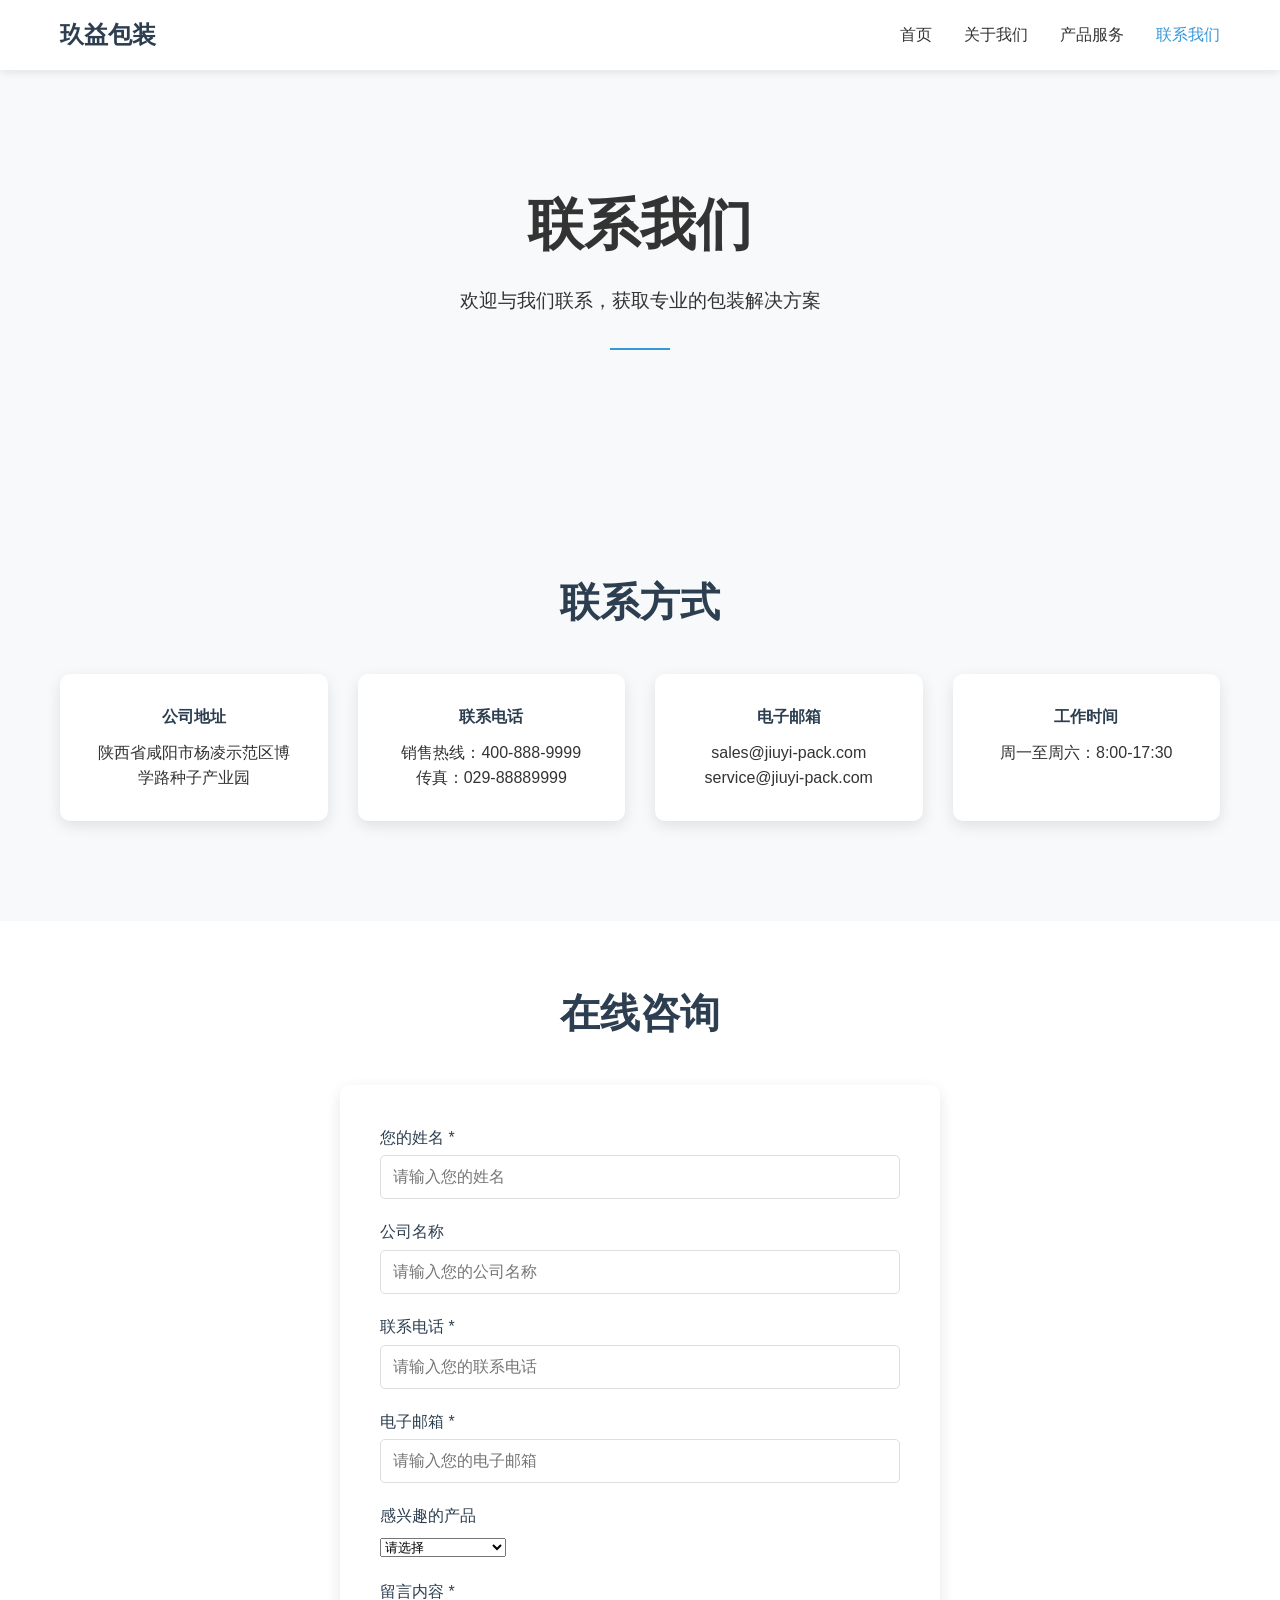
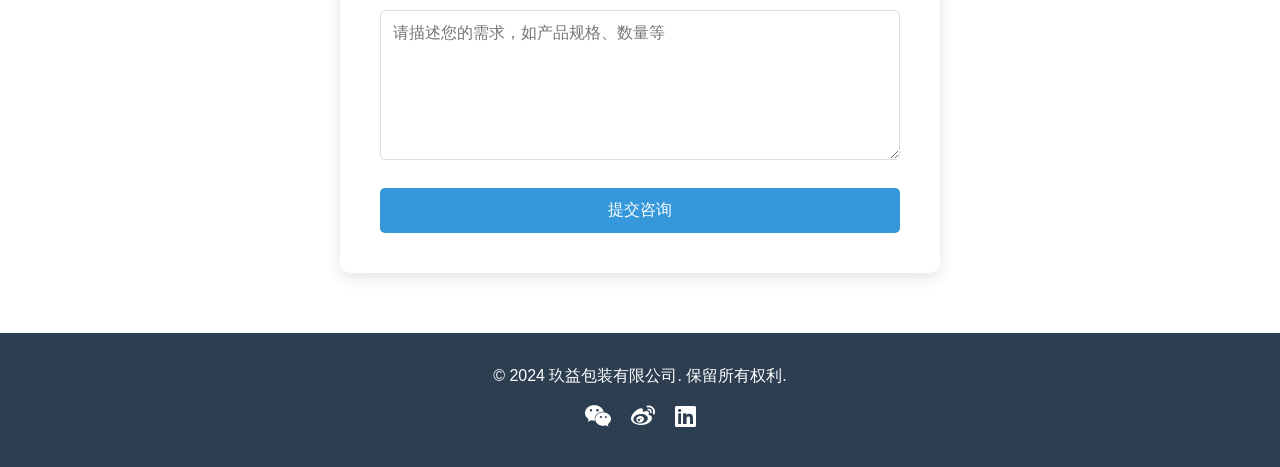
<file: company-website/contact.html>
<!DOCTYPE html>
<html lang="zh-CN">
<head>
    <meta charset="UTF-8">
    <meta name="viewport" content="width=device-width, initial-scale=1.0">
    <title>联系我们 - 玖益包装</title>
    <meta name="description" content="联系玖益包装销售团队，获取马口铁奶粉罐报价。">
    <link rel="stylesheet" href="https://cdnjs.cloudflare.com/ajax/libs/font-awesome/5.15.4/css/all.min.css">
    <link rel="stylesheet" href="css/style.css">
</head>
<body>
    <header>
        <div class="container">
            <nav>
                <a href="index.html" class="logo">玖益包装</a>
                <ul class="nav-links">
                    <li><a href="index.html">首页</a></li>
                    <li><a href="about.html">关于我们</a></li>
                    <li><a href="products.html">产品服务</a></li>
                    <li><a href="contact.html" class="active">联系我们</a></li>
                </ul>
                <div class="burger">
                    <div class="line1"></div>
                    <div class="line2"></div>
                    <div class="line3"></div>
                </div>
            </nav>
        </div>
    </header>

    <section class="hero" style="margin-top: 60px; height: 50vh; text-align: center; padding-top: 120px;">
        <h1>联系我们</h1>
        <p>欢迎与我们联系，获取专业的包装解决方案</p>
        <div style="width: 60px; height: 2px; background-color: #3498db; margin: 15px auto 0;"></div>
    </section>

    <section class="section">
        <div class="container">
            <h2 class="section-title">联系方式</h2>
            <div class="contact-info">
                <div class="contact-item">
                    <h4>公司地址</h4>
                    <p>陕西省咸阳市杨凌示范区博学路种子产业园</p>
                </div>
                <div class="contact-item">
                    <h4>联系电话</h4>
                    <p>销售热线：400-888-9999<br>传真：029-88889999</p>
                </div>
                <div class="contact-item">
                    <h4>电子邮箱</h4>
                    <p>sales@jiuyi-pack.com<br>service@jiuyi-pack.com</p>
                </div>
                <div class="contact-item">
                    <h4>工作时间</h4>
                    <p>周一至周六：8:00-17:30</p>
                </div>
            </div>
        </div>
    </section>

    <section class="section" style="background-color: #fff;">
        <div class="container">
            <h2 class="section-title">在线咨询</h2>
            <form class="contact-form" id="contactForm">
                <div class="form-group">
                    <label for="name">您的姓名 *</label>
                    <input type="text" id="name" name="name" required placeholder="请输入您的姓名">
                </div>
                <div class="form-group">
                    <label for="company">公司名称</label>
                    <input type="text" id="company" name="company" placeholder="请输入您的公司名称">
                </div>
                <div class="form-group">
                    <label for="phone">联系电话 *</label>
                    <input type="tel" id="phone" name="phone" required placeholder="请输入您的联系电话">
                </div>
                <div class="form-group">
                    <label for="email">电子邮箱 *</label>
                    <input type="email" id="email" name="email" required placeholder="请输入您的电子邮箱">
                </div>
                <div class="form-group">
                    <label for="product">感兴趣的产品</label>
                    <select id="product" name="product">
                        <option value="">请选择</option>
                        <option value="round">圆形马口铁奶粉罐</option>
                        <option value="square">方形马口铁奶粉罐</option>
                        <option value="custom">定制印刷奶粉罐</option>
                        <option value="mini">迷你试吃罐</option>
                        <option value="large">家庭装大容量罐</option>
                        <option value="eco">环保可回收罐</option>
                    </select>
                </div>
                <div class="form-group">
                    <label for="message">留言内容 *</label>
                    <textarea id="message" name="message" required placeholder="请描述您的需求，如产品规格、数量等"></textarea>
                </div>
                <button type="submit" class="btn" style="width: 100%;">提交咨询</button>
            </form>
        </div>
    </section>

    <footer>
        <div class="container">
            <p>&copy; 2024 玖益包装有限公司. 保留所有权利.</p>
            <ul class="social-links">
                <li><a href="#"><i class="fab fa-weixin"></i></a></li>
                <li><a href="#"><i class="fab fa-weibo"></i></a></li>
                <li><a href="#"><i class="fab fa-linkedin"></i></a></li>
            </ul>
        </div>
    </footer>

    <script src="js/main.js"></script>
</body>
</html>
</file>
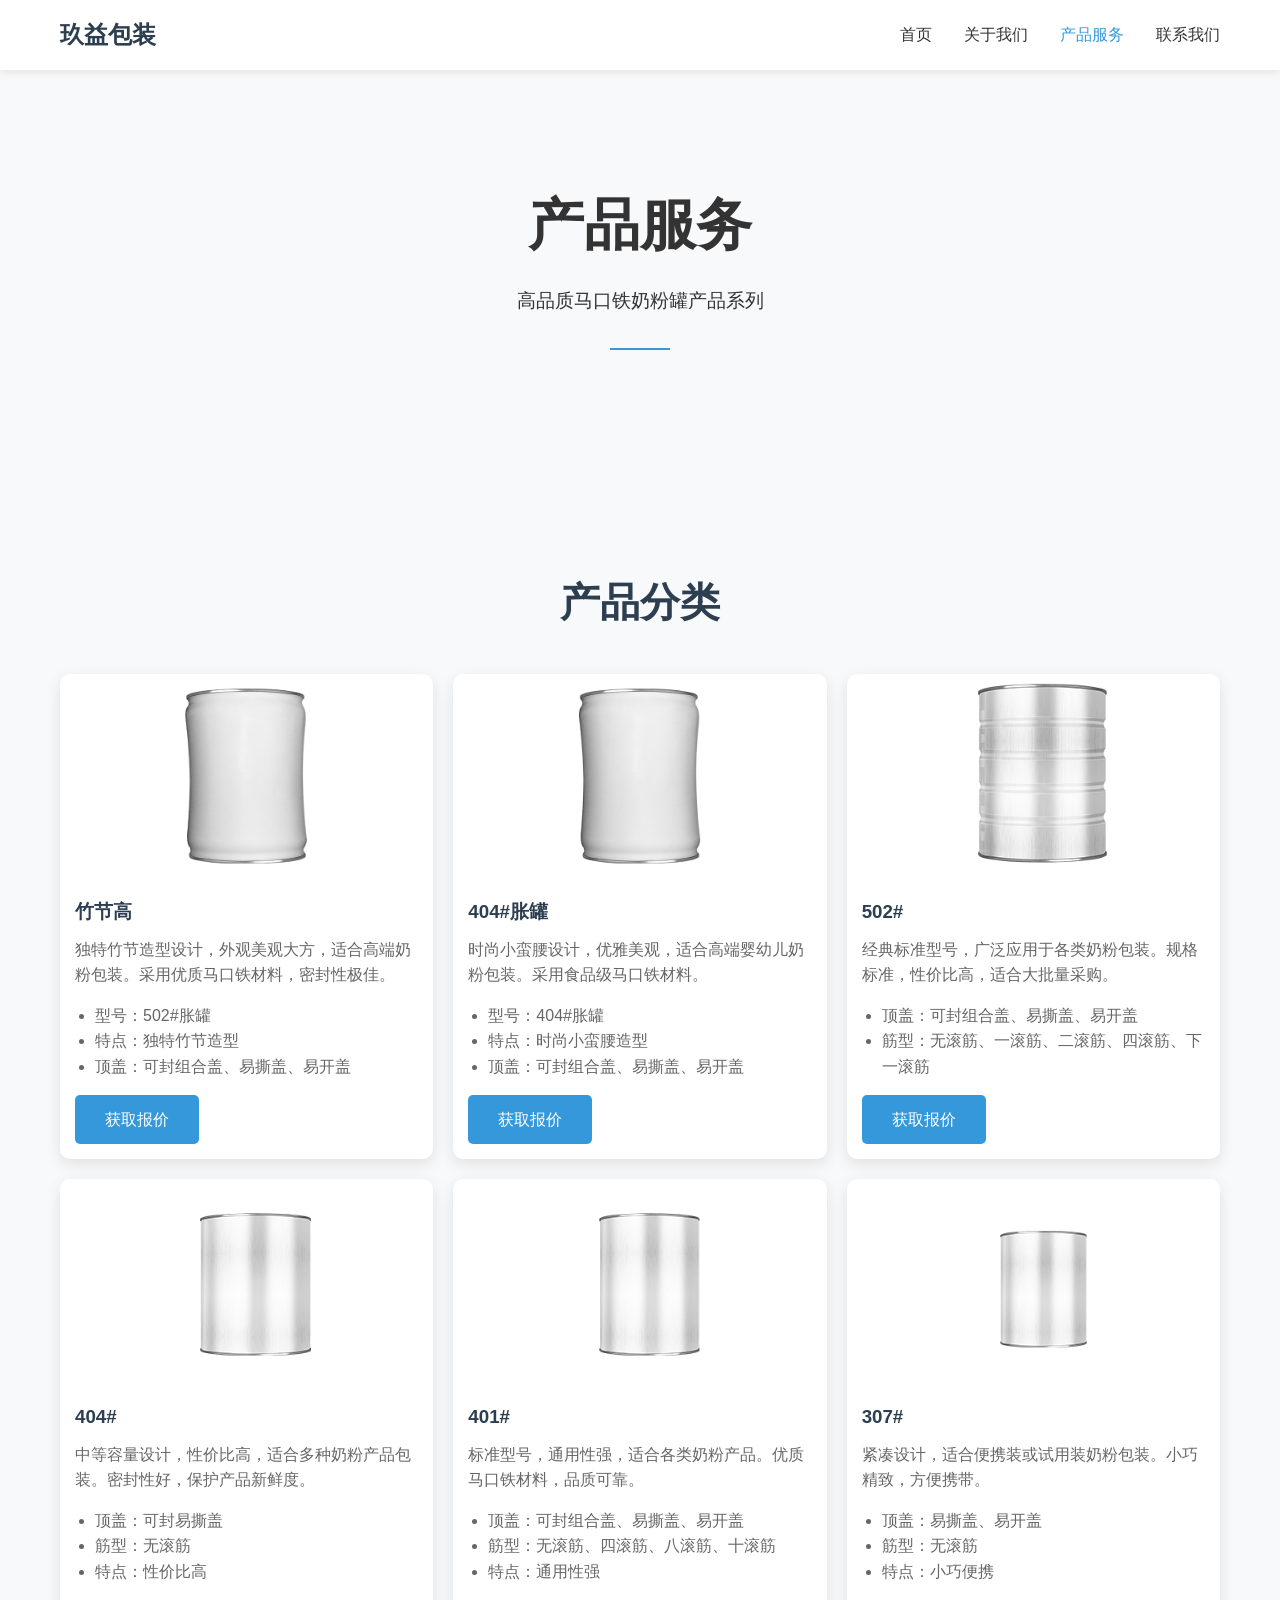
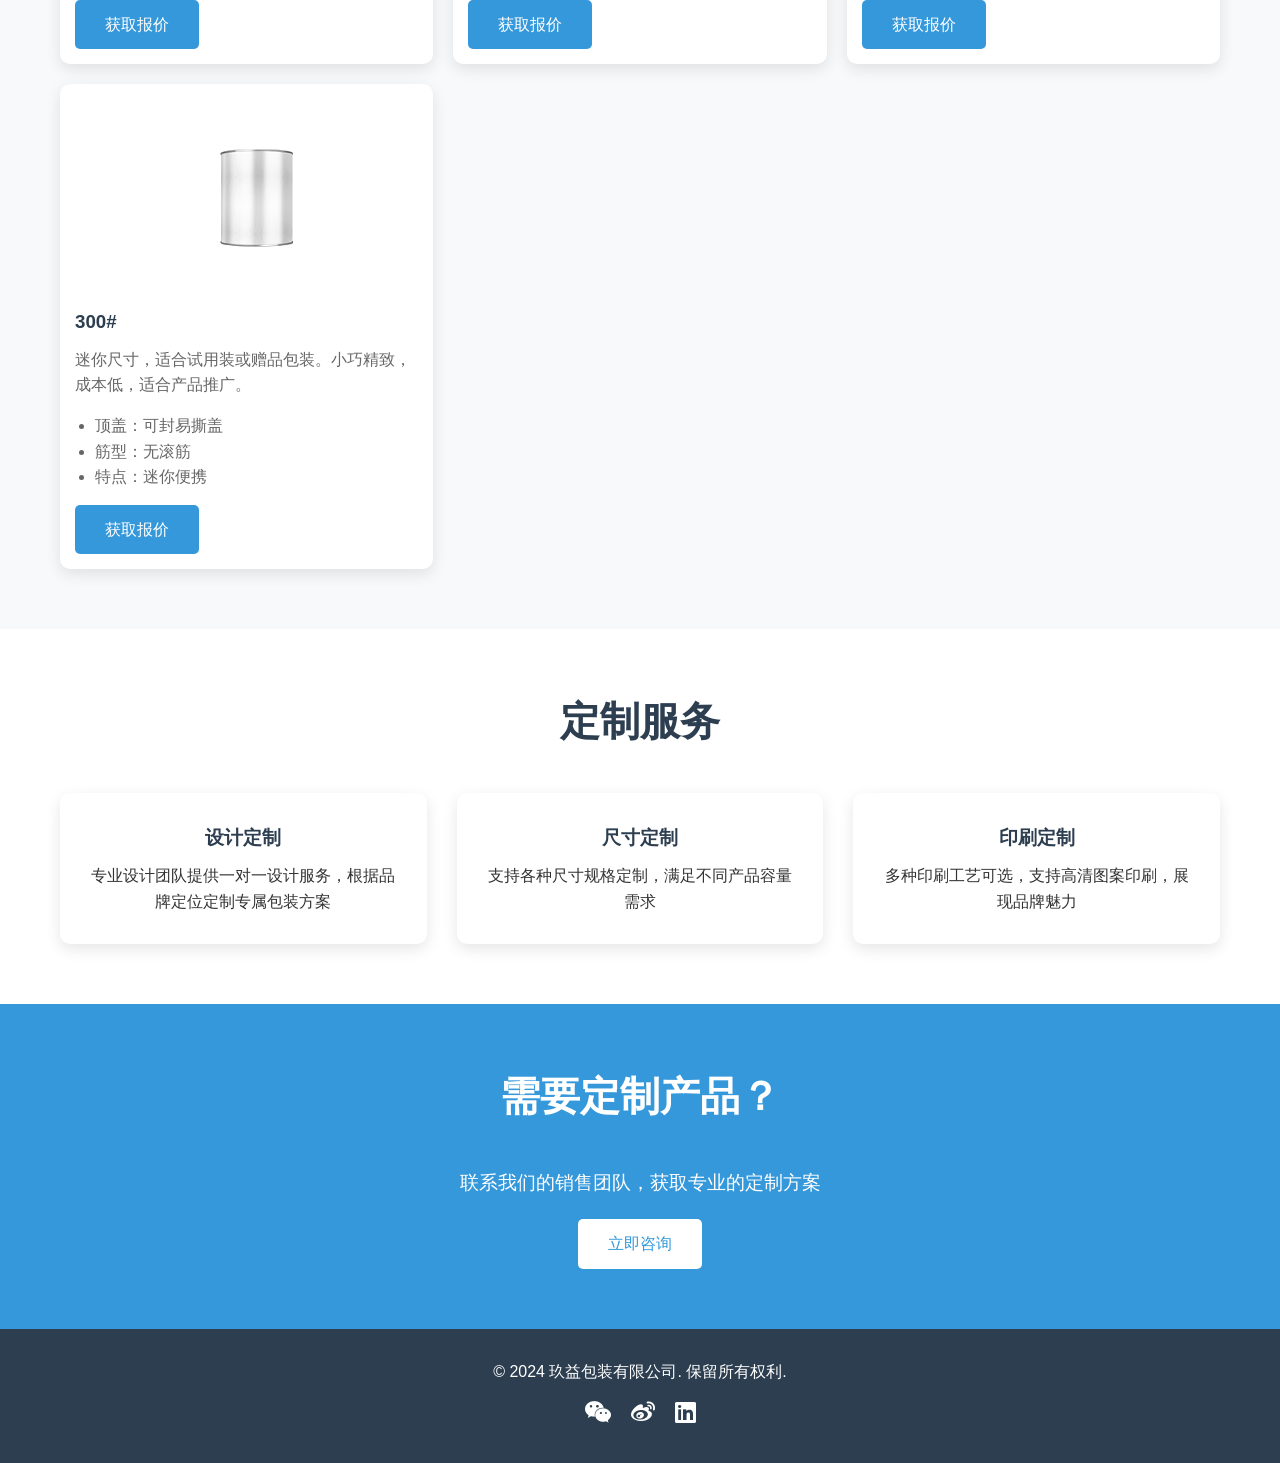
<file: company-website/products.html>
<!DOCTYPE html>
<html lang="zh-CN">
<head>
    <meta charset="UTF-8">
    <meta name="viewport" content="width=device-width, initial-scale=1.0">
    <title>产品服务 - 玖益包装</title>
    <meta name="description" content="浏览玖益包装的马口铁奶粉罐产品系列。">
    <link rel="stylesheet" href="https://cdnjs.cloudflare.com/ajax/libs/font-awesome/5.15.4/css/all.min.css">
    <link rel="stylesheet" href="css/style.css">
</head>
<body>
    <header>
        <div class="container">
            <nav>
                <a href="index.html" class="logo">玖益包装</a>
                <ul class="nav-links">
                    <li><a href="index.html">首页</a></li>
                    <li><a href="about.html">关于我们</a></li>
                    <li><a href="products.html" class="active">产品服务</a></li>
                    <li><a href="contact.html">联系我们</a></li>
                </ul>
                <div class="burger">
                    <div class="line1"></div>
                    <div class="line2"></div>
                    <div class="line3"></div>
                </div>
            </nav>
        </div>
    </header>

    <section class="hero" style="margin-top: 60px; height: 50vh; text-align: center; padding-top: 120px;">
        <h1>产品服务</h1>
        <p>高品质马口铁奶粉罐产品系列</p>
        <div style="width: 60px; height: 2px; background-color: #3498db; margin: 15px auto 0;"></div>
    </section>

    <section class="section">
        <div class="container">
            <h2 class="section-title">产品分类</h2>
            <div class="products-grid">
                <div class="product-card">
                    <img src="images/异型罐.png" alt="502#胀罐" style="width: 100%; height: 200px; object-fit: cover; border-radius: 10px 10px 0 0;">
                    <div class="product-info">
                        <h3>竹节高</h3>
                        <p>独特竹节造型设计，外观美观大方，适合高端奶粉包装。采用优质马口铁材料，密封性极佳。</p>
                        <ul style="margin-bottom: 15px; padding-left: 20px; color: #666;">
                            <li>型号：502#胀罐</li>
                            <li>特点：独特竹节造型</li>
                            <li>顶盖：可封组合盖、易撕盖、易开盖</li>
                        </ul>
                        <a href="contact.html" class="btn">获取报价</a>
                    </div>
                </div>
                <div class="product-card">
                    <img src="images/异型罐.png" alt="404#胀罐" style="width: 100%; height: 200px; object-fit: cover; border-radius: 10px 10px 0 0;">
                    <div class="product-info">
                        <h3>404#胀罐</h3>
                        <p>时尚小蛮腰设计，优雅美观，适合高端婴幼儿奶粉包装。采用食品级马口铁材料。</p>
                        <ul style="margin-bottom: 15px; padding-left: 20px; color: #666;">
                            <li>型号：404#胀罐</li>
                            <li>特点：时尚小蛮腰造型</li>
                            <li>顶盖：可封组合盖、易撕盖、易开盖</li>
                        </ul>
                        <a href="contact.html" class="btn">获取报价</a>
                    </div>
                </div>
                <div class="product-card">
                    <img src="images/502%23型号.png" alt="502#" style="width: 100%; height: 200px; object-fit: cover; border-radius: 10px 10px 0 0;">
                    <div class="product-info">
                        <h3>502#</h3>
                        <p>经典标准型号，广泛应用于各类奶粉包装。规格标准，性价比高，适合大批量采购。</p>
                        <ul style="margin-bottom: 15px; padding-left: 20px; color: #666;">
                            <li>顶盖：可封组合盖、易撕盖、易开盖</li>
                            <li>筋型：无滚筋、一滚筋、二滚筋、四滚筋、下一滚筋</li>
                        </ul>
                        <a href="contact.html" class="btn">获取报价</a>
                    </div>
                </div>
                <div class="product-card">
                    <img src="images/404%23型号.png" alt="404#" style="width: 100%; height: 200px; object-fit: cover; border-radius: 10px 10px 0 0;">
                    <div class="product-info">
                        <h3>404#</h3>
                        <p>中等容量设计，性价比高，适合多种奶粉产品包装。密封性好，保护产品新鲜度。</p>
                        <ul style="margin-bottom: 15px; padding-left: 20px; color: #666;">
                            <li>顶盖：可封易撕盖</li>
                            <li>筋型：无滚筋</li>
                            <li>特点：性价比高</li>
                        </ul>
                        <a href="contact.html" class="btn">获取报价</a>
                    </div>
                </div>
                <div class="product-card">
                    <img src="images/401%23型号.png" alt="401#" style="width: 100%; height: 200px; object-fit: cover; border-radius: 10px 10px 0 0;">
                    <div class="product-info">
                        <h3>401#</h3>
                        <p>标准型号，通用性强，适合各类奶粉产品。优质马口铁材料，品质可靠。</p>
                        <ul style="margin-bottom: 15px; padding-left: 20px; color: #666;">
                            <li>顶盖：可封组合盖、易撕盖、易开盖</li>
                            <li>筋型：无滚筋、四滚筋、八滚筋、十滚筋</li>
                            <li>特点：通用性强</li>
                        </ul>
                        <a href="contact.html" class="btn">获取报价</a>
                    </div>
                </div>
                <div class="product-card">
                    <img src="images/307%23型号.png" alt="307#" style="width: 100%; height: 200px; object-fit: cover; border-radius: 10px 10px 0 0;">
                    <div class="product-info">
                        <h3>307#</h3>
                        <p>紧凑设计，适合便携装或试用装奶粉包装。小巧精致，方便携带。</p>
                        <ul style="margin-bottom: 15px; padding-left: 20px; color: #666;">
                            <li>顶盖：易撕盖、易开盖</li>
                            <li>筋型：无滚筋</li>
                            <li>特点：小巧便携</li>
                        </ul>
                        <a href="contact.html" class="btn">获取报价</a>
                    </div>
                </div>
                <div class="product-card">
                    <img src="images/300%23型号.png" alt="300#" style="width: 100%; height: 200px; object-fit: cover; border-radius: 10px 10px 0 0;">
                    <div class="product-info">
                        <h3>300#</h3>
                        <p>迷你尺寸，适合试用装或赠品包装。小巧精致，成本低，适合产品推广。</p>
                        <ul style="margin-bottom: 15px; padding-left: 20px; color: #666;">
                            <li>顶盖：可封易撕盖</li>
                            <li>筋型：无滚筋</li>
                            <li>特点：迷你便携</li>
                        </ul>
                        <a href="contact.html" class="btn">获取报价</a>
                    </div>
                </div>
            </div>
        </div>
    </section>

    <section class="section" style="background-color: #fff;">
        <div class="container">
            <h2 class="section-title">定制服务</h2>
            <div class="about-grid">
                <div class="about-card">
                    <h3>设计定制</h3>
                    <p>专业设计团队提供一对一设计服务，根据品牌定位定制专属包装方案</p>
                </div>
                <div class="about-card">
                    <h3>尺寸定制</h3>
                    <p>支持各种尺寸规格定制，满足不同产品容量需求</p>
                </div>
                <div class="about-card">
                    <h3>印刷定制</h3>
                    <p>多种印刷工艺可选，支持高清图案印刷，展现品牌魅力</p>
                </div>
            </div>
        </div>
    </section>

    <section class="section" style="background-color: #3498db; color: #fff;">
        <div class="container" style="text-align: center;">
            <h2 class="section-title" style="color: #fff;">需要定制产品？</h2>
            <p style="font-size: 1.2rem; margin-bottom: 20px;">联系我们的销售团队，获取专业的定制方案</p>
            <a href="contact.html" class="btn" style="background-color: #fff; color: #3498db;">立即咨询</a>
        </div>
    </section>

    <footer>
        <div class="container">
            <p>&copy; 2024 玖益包装有限公司. 保留所有权利.</p>
            <ul class="social-links">
                <li><a href="#"><i class="fab fa-weixin"></i></a></li>
                <li><a href="#"><i class="fab fa-weibo"></i></a></li>
                <li><a href="#"><i class="fab fa-linkedin"></i></a></li>
            </ul>
        </div>
    </footer>

    <script src="js/main.js"></script>
</body>
</html>
</file>
<file: company-website/css/style.css>
* {
    margin: 0;
    padding: 0;
    box-sizing: border-box;
}

html {
    scroll-behavior: smooth;
}

body {
    font-family: 'PingFang SC', 'Microsoft YaHei', sans-serif;
    line-height: 1.6;
    color: #333;
    background-color: #f8f9fa;
}

.container {
    max-width: 1200px;
    margin: 0 auto;
    padding: 0 20px;
}

header {
    background-color: #ffffff;
    box-shadow: 0 2px 10px rgba(0, 0, 0, 0.1);
    position: fixed;
    top: 0;
    left: 0;
    right: 0;
    z-index: 1000;
}

nav {
    display: flex;
    justify-content: space-between;
    align-items: center;
    padding: 1rem 0;
}

.logo {
    font-size: 1.5rem;
    font-weight: bold;
    color: #2c3e50;
    text-decoration: none;
}

.nav-links {
    display: flex;
    list-style: none;
}

.nav-links li {
    margin-left: 2rem;
}

.nav-links a {
    text-decoration: none;
    color: #333;
    font-weight: 500;
    transition: color 0.3s ease;
}

.nav-links a:hover {
    color: #3498db;
}

.burger {
    display: none;
    cursor: pointer;
}

.burger div {
    width: 25px;
    height: 3px;
    background-color: #333;
    margin: 5px;
    transition: 0.3s;
}

.hero-slider {
    position: relative;
    width: 100%;
    height: calc(100vh - 60px);
    margin-top: 60px;
    overflow: hidden;
}

.slider {
    position: relative;
    width: 100%;
    height: 100%;
}

.slide {
    position: absolute;
    width: 100%;
    height: 100%;
    opacity: 0;
    transition: opacity 0.5s ease;
}

.slide.active {
    opacity: 1;
}

.slide img {
    width: 100%;
    height: 100%;
    object-fit: cover;
}

.slider-dots {
    position: absolute;
    bottom: 20px;
    left: 50%;
    transform: translateX(-50%);
    display: flex;
    gap: 10px;
}

.dot {
    width: 12px;
    height: 12px;
    border-radius: 50%;
    background-color: rgba(255, 255, 255, 0.5);
    cursor: pointer;
    transition: background-color 0.3s ease;
}

.dot.active {
    background-color: #fff;
}

.slider-arrows {
    position: absolute;
    top: 50%;
    transform: translateY(-50%);
    width: 100%;
    display: flex;
    justify-content: space-between;
    padding: 0 20px;
}

.arrow {
    width: 40px;
    height: 40px;
    background-color: rgba(0, 0, 0, 0.5);
    border: none;
    color: #fff;
    font-size: 20px;
    cursor: pointer;
    border-radius: 50%;
    transition: background-color 0.3s ease;
}

.arrow:hover {
    background-color: rgba(0, 0, 0, 0.7);
}

.hero h1 {
    font-size: 3.5rem;
    margin-bottom: 1rem;
    animation: fadeInUp 1s ease;
}

.hero p {
    font-size: 1.2rem;
    margin: 0 auto 2rem;
    max-width: 600px;
    animation: fadeInUp 1s ease 0.2s;
    animation-fill-mode: both;
}

.hero .btn {
    animation: fadeInUp 1s ease 0.4s;
    animation-fill-mode: both;
}

.btn {
    display: inline-block;
    padding: 12px 30px;
    background-color: #3498db;
    color: #fff;
    text-decoration: none;
    border-radius: 5px;
    font-weight: 500;
    transition: all 0.3s ease;
    border: none;
    cursor: pointer;
    font-size: 1rem;
}

.btn:hover {
    background-color: #2980b9;
    transform: translateY(-2px);
}

.btn-secondary {
    background-color: transparent;
    border: 2px solid #3498db;
    color: #3498db;
}

.btn-secondary:hover {
    background-color: #3498db;
    color: #fff;
}

.section {
    padding: 60px 0;
}

.section-title {
    text-align: center;
    font-size: 2.5rem;
    margin-bottom: 40px;
    color: #2c3e50;
}

.about-grid {
    display: grid;
    grid-template-columns: repeat(auto-fit, minmax(300px, 1fr));
    gap: 30px;
}

.about-card {
    background-color: #fff;
    padding: 30px;
    border-radius: 10px;
    box-shadow: 0 5px 15px rgba(0, 0, 0, 0.1);
    text-align: center;
    transition: transform 0.3s ease;
}

.about-card:hover {
    transform: translateY(-5px);
}

.about-card i {
    font-size: 3rem;
    color: #3498db;
    margin-bottom: 15px;
}

.about-card h3 {
    margin-bottom: 10px;
    color: #2c3e50;
}

.products-grid {
    display: grid;
    grid-template-columns: repeat(3, 1fr);
    gap: 20px;
}

@media screen and (max-width: 900px) {
    .products-grid {
        grid-template-columns: repeat(2, 1fr);
    }
}

@media screen and (max-width: 600px) {
    .products-grid {
        grid-template-columns: 1fr;
    }
}

.product-card {
    background-color: #fff;
    border-radius: 10px;
    overflow: hidden;
    box-shadow: 0 5px 15px rgba(0, 0, 0, 0.1);
    transition: transform 0.3s ease;
}

.product-card:hover {
    transform: translateY(-5px);
}

.product-icon {
    width: 100%;
    height: 150px;
    display: flex;
    align-items: center;
    justify-content: center;
}

.product-card img {
    width: 100%;
    height: 150px;
    object-fit: cover;
}

.product-card .product-info {
    padding: 15px;
}

.product-card h3 {
    margin-bottom: 10px;
    color: #2c3e50;
}

.product-card p {
    color: #666;
    margin-bottom: 15px;
}

.contact-info {
    display: grid;
    grid-template-columns: repeat(auto-fit, minmax(250px, 1fr));
    gap: 30px;
    margin-bottom: 40px;
}

.contact-item {
    text-align: center;
    padding: 30px;
    background-color: #fff;
    border-radius: 10px;
    box-shadow: 0 5px 15px rgba(0, 0, 0, 0.1);
}

.contact-item i {
    font-size: 2.5rem;
    color: #3498db;
    margin-bottom: 15px;
}

.contact-item h4 {
    margin-bottom: 10px;
    color: #2c3e50;
}

.contact-form {
    max-width: 600px;
    margin: 0 auto;
    background-color: #fff;
    padding: 40px;
    border-radius: 10px;
    box-shadow: 0 5px 15px rgba(0, 0, 0, 0.1);
}

.form-group {
    margin-bottom: 20px;
}

.form-group label {
    display: block;
    margin-bottom: 5px;
    font-weight: 500;
    color: #2c3e50;
}

.form-group input,
.form-group textarea {
    width: 100%;
    padding: 12px;
    border: 1px solid #ddd;
    border-radius: 5px;
    font-size: 1rem;
    transition: border-color 0.3s ease;
}

.form-group input:focus,
.form-group textarea:focus {
    outline: none;
    border-color: #3498db;
}

.form-group textarea {
    resize: vertical;
    min-height: 150px;
}

footer {
    background-color: #2c3e50;
    color: #fff;
    text-align: center;
    padding: 30px 0;
}

footer p {
    margin-bottom: 10px;
}

footer .social-links {
    list-style: none;
    display: flex;
    justify-content: center;
}

footer .social-links li {
    margin: 0 10px;
}

footer .social-links a {
    color: #fff;
    font-size: 1.5rem;
    transition: color 0.3s ease;
}

footer .social-links a:hover {
    color: #3498db;
}

@keyframes fadeInUp {
    from {
        opacity: 0;
        transform: translateY(30px);
    }
    to {
        opacity: 1;
        transform: translateY(0);
    }
}

@media screen and (max-width: 768px) {
    .nav-links {
        position: fixed;
        right: 0px;
        height: 100vh;
        top: 60px;
        background-color: #fff;
        display: flex;
        flex-direction: column;
        align-items: center;
        width: 50%;
        transform: translateX(100%);
        transition: transform 0.5s ease-in;
        box-shadow: -2px 0 10px rgba(0, 0, 0, 0.1);
    }

    .nav-links li {
        margin: 20px 0;
        opacity: 0;
    }

    .burger {
        display: block;
    }

    .nav-active {
        transform: translateX(0%);
    }

    .hero h1 {
        font-size: 2.5rem;
    }

    .hero p {
        font-size: 1rem;
        padding: 0 20px;
    }

    .section-title {
        font-size: 2rem;
    }
}

@keyframes navLinkFade {
    from {
        opacity: 0;
        transform: translateX(50px);
    }
    to {
        opacity: 1;
        transform: translateX(0px);
    }
}

.toggle .line1 {
    transform: rotate(-45deg) translate(-5px, 6px);
}

.toggle .line2 {
    opacity: 0;
}

.toggle .line3 {
    transform: rotate(45deg) translate(-5px, -6px);
}

.active {
    color: #3498db !important;
}
</file>
